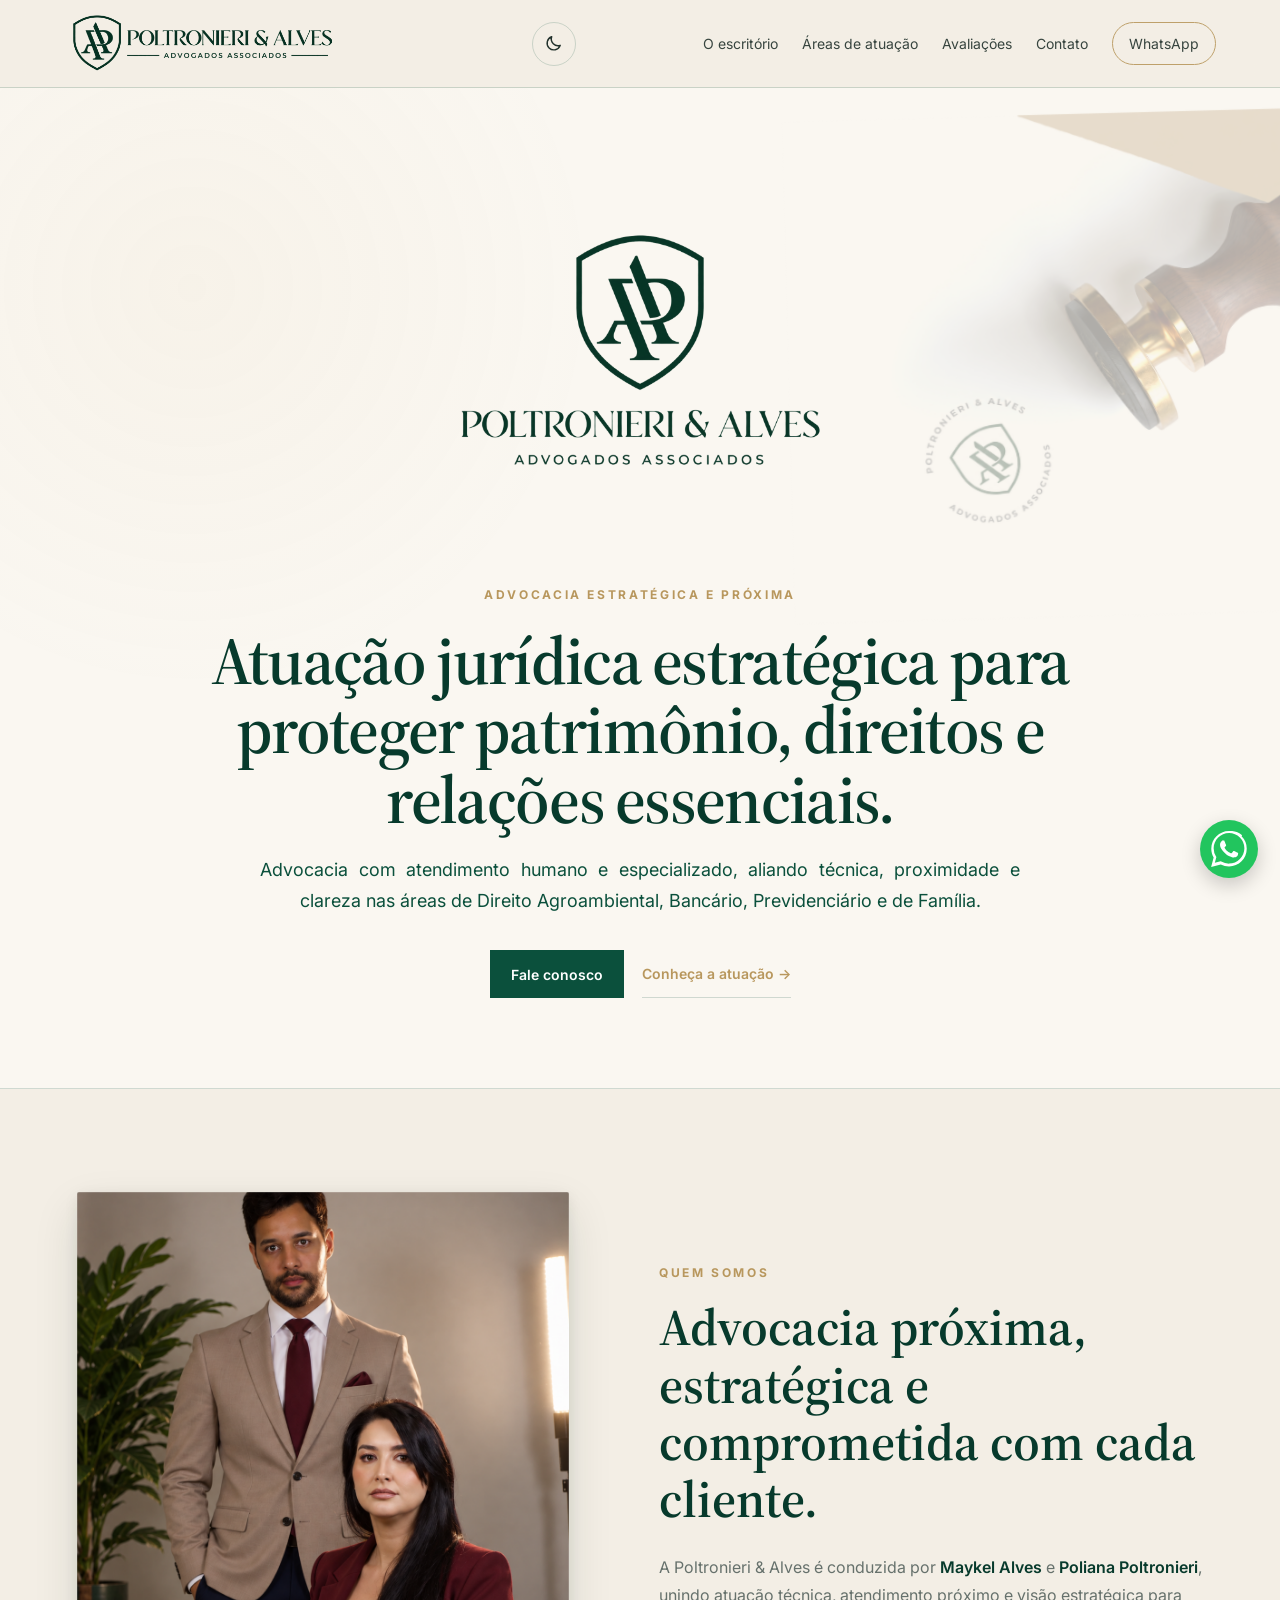
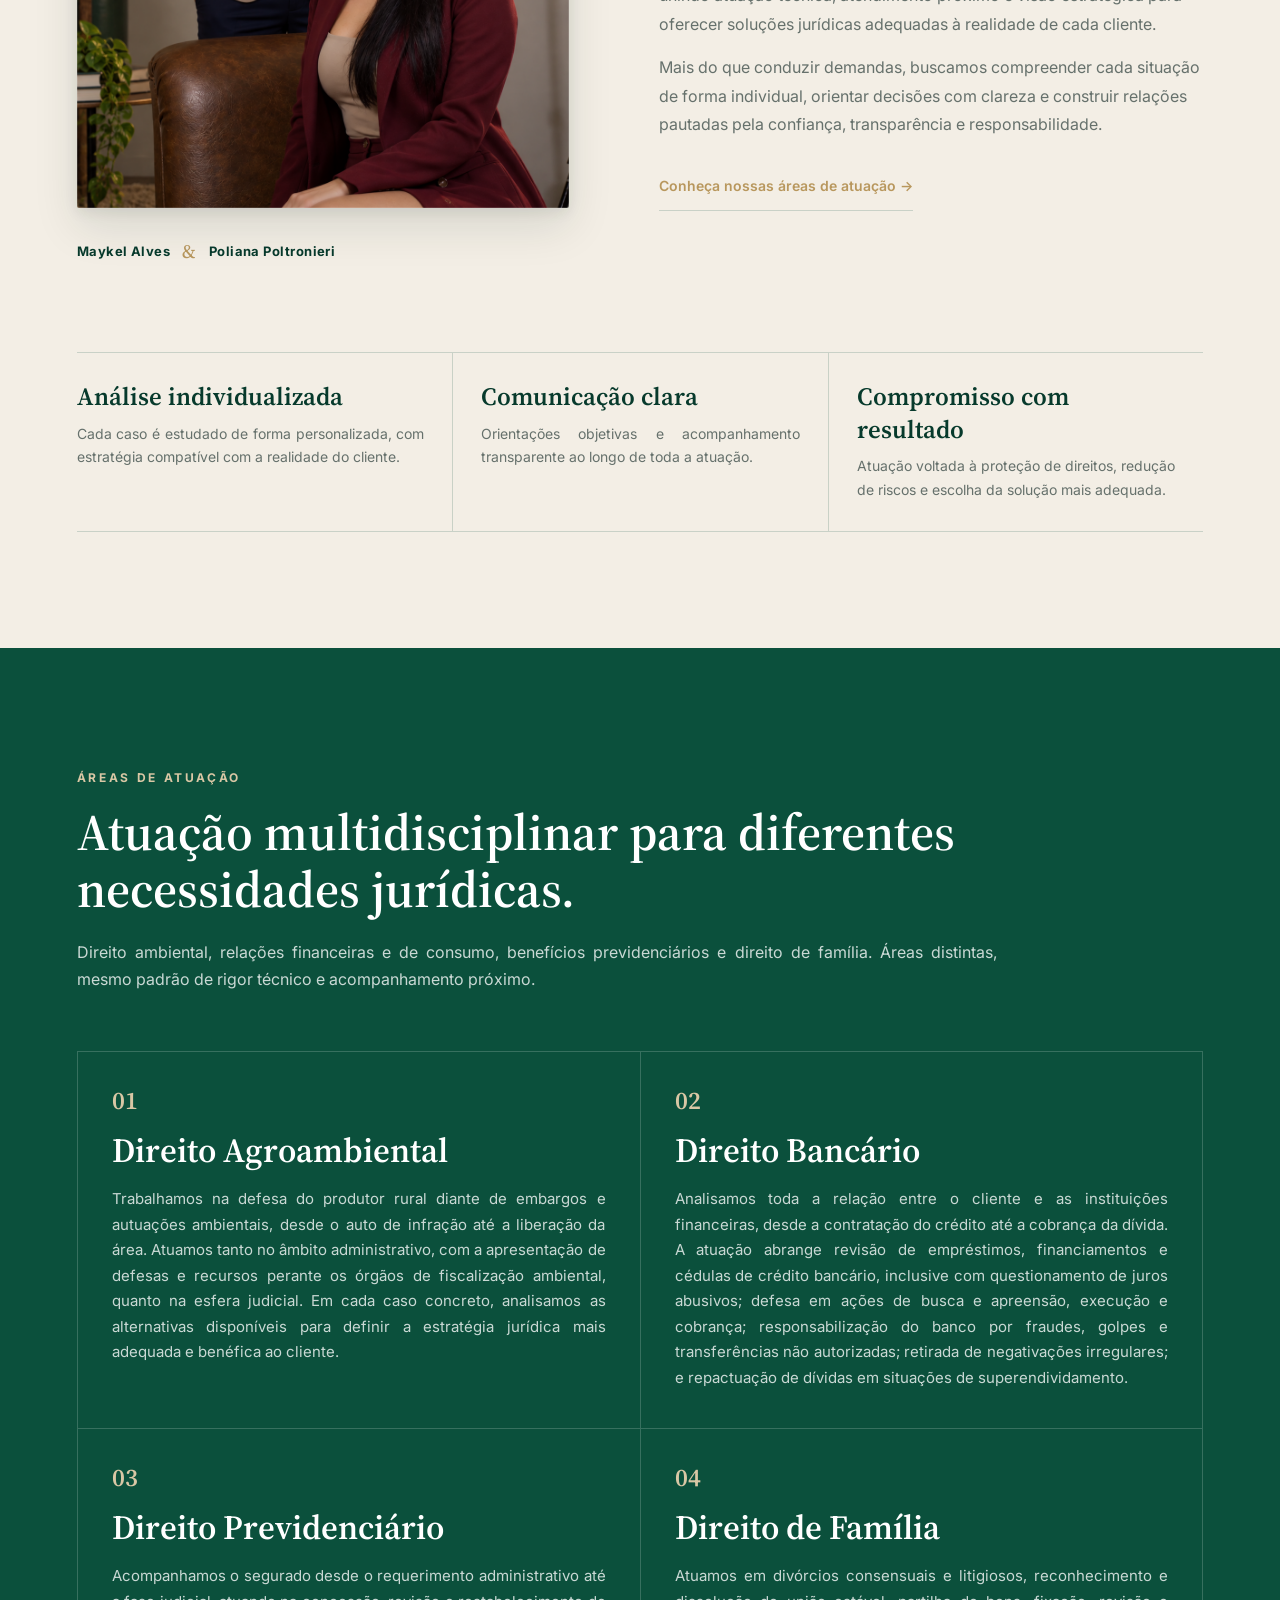
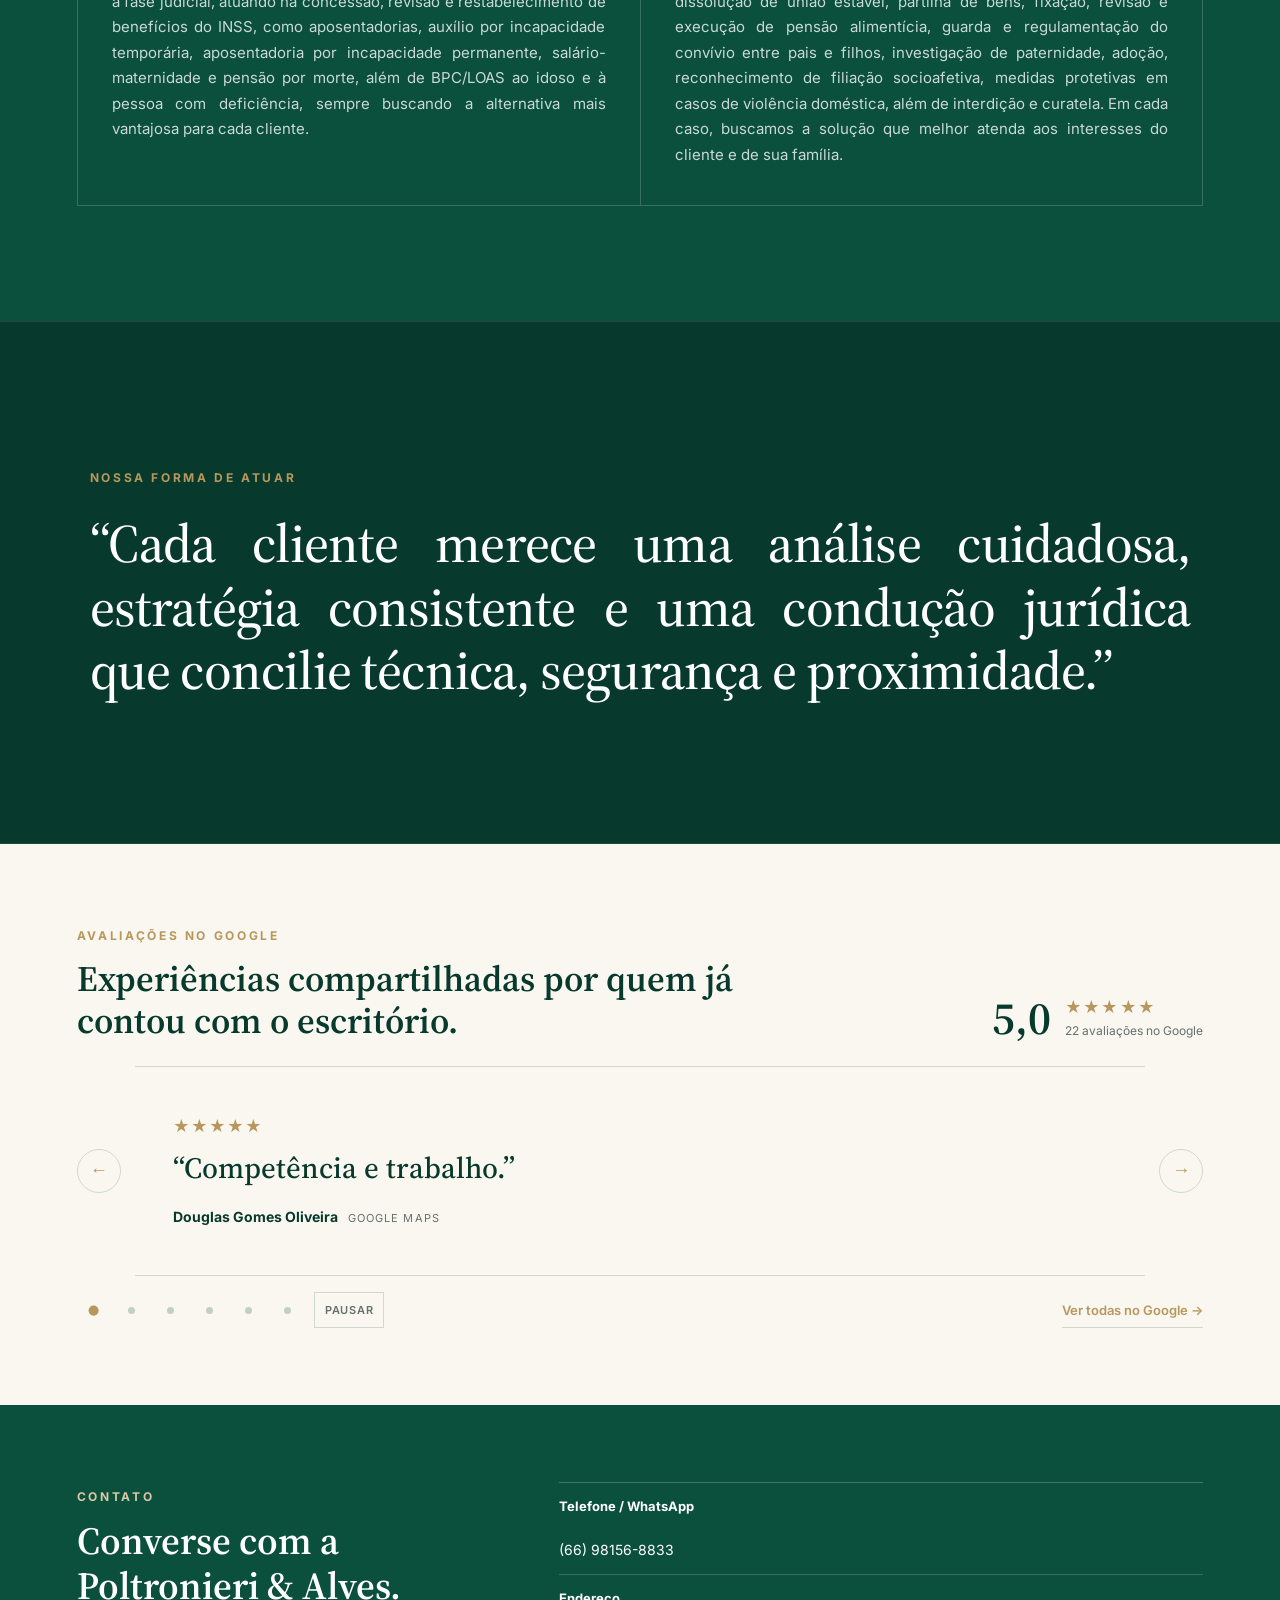
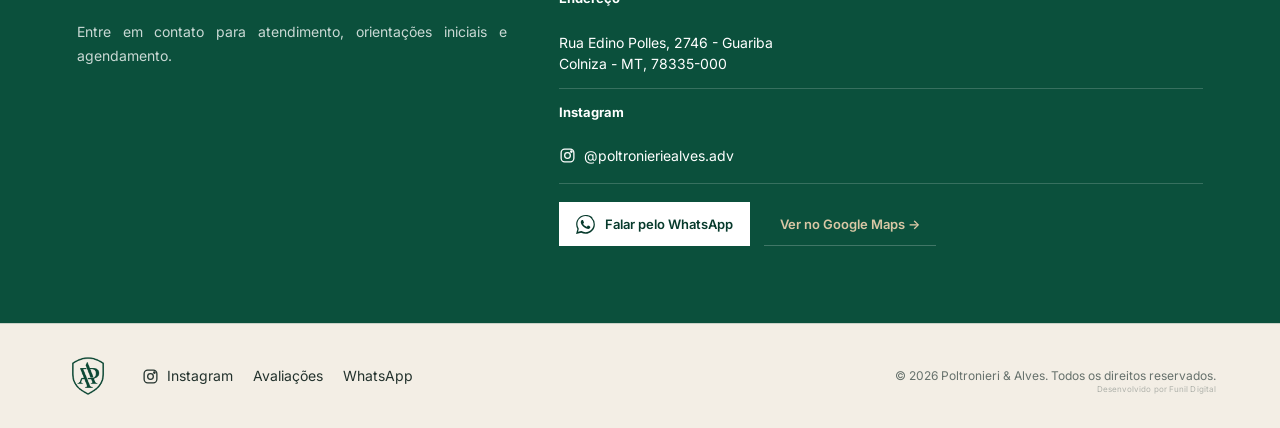
<file: index.html>
<!doctype html>
<html lang="pt-BR">
<head>
  <!-- Google tag (gtag.js) -->
  <script async src="https://www.googletagmanager.com/gtag/js?id=G-2JHQSLRMFX"></script>
  <script>
    window.dataLayer = window.dataLayer || [];
    function gtag(){dataLayer.push(arguments);}
    gtag('js', new Date());

    gtag('config', 'G-2JHQSLRMFX');
  </script>
  <meta charset="utf-8" />
  <meta name="viewport" content="width=device-width, initial-scale=1" />
  <title>Poltronieri & Alves Advogados | Colniza - MT</title>
  <meta name="description" content="Poltronieri & Alves Advogados Associados em Colniza - MT. Atuação em Direito Agroambiental, Bancário, Previdenciário e de Família." />
  <meta name="robots" content="index,follow,max-image-preview:large" />
  <meta name="referrer" content="strict-origin-when-cross-origin" />
  <meta name="theme-color" content="#0b503c" />
  <link rel="canonical" href="https://poltronieriealves.com.br/" />

  <meta property="og:type" content="website" />
  <meta property="og:locale" content="pt_BR" />
  <meta property="og:site_name" content="Poltronieri & Alves Advogados Associados" />
  <meta property="og:title" content="Poltronieri & Alves Advogados | Colniza - MT" />
  <meta property="og:description" content="Advocacia com atendimento próximo e atuação em Direito Agroambiental, Bancário, Previdenciário e de Família." />
  <meta property="og:url" content="https://poltronieriealves.com.br/" />
  <meta property="og:image" content="https://poltronieriealves.com.br/assets/logo-stacked-green.png" />
  <meta property="og:image:alt" content="Poltronieri & Alves Advogados Associados" />

  <meta name="twitter:card" content="summary" />
  <meta name="twitter:title" content="Poltronieri & Alves Advogados | Colniza - MT" />
  <meta name="twitter:description" content="Advocacia em Colniza - MT com atuação em Direito Agroambiental, Bancário, Previdenciário e de Família." />
  <meta name="twitter:image" content="https://poltronieriealves.com.br/assets/logo-stacked-green.png" />

  <link rel="icon" type="image/png" href="assets/logo-shield-green.png" />
  <link rel="apple-touch-icon" href="assets/logo-shield-green.png" />
  <link rel="preconnect" href="https://fonts.googleapis.com">
  <link rel="preconnect" href="https://fonts.gstatic.com" crossorigin>
  <link href="https://fonts.googleapis.com/css2?family=Source+Serif+4:wght@500;600;700&family=Inter:wght@400;500;600;700&display=swap" rel="stylesheet">
  <script>try{document.documentElement.dataset.theme=localStorage.getItem('theme')||'light'}catch(e){document.documentElement.dataset.theme='light'}</script>
  <link rel="stylesheet" href="styles.css" />
  <link rel="stylesheet" href="hero-ornament.css" />
  <link rel="stylesheet" href="tweaks.css" />
  <style>
    .hero::before{width:min(62vw,900px)!important;right:-5vw!important;top:34px!important;opacity:.3!important;mix-blend-mode:multiply!important;filter:saturate(.95) contrast(1)!important}
    html[data-theme="dark"] .hero::before{opacity:.13!important;mix-blend-mode:screen!important;filter:grayscale(.2) saturate(.8) brightness(.95)!important}
    @media(max-width:1000px){.hero::before{width:min(72vw,760px)!important;right:-20vw!important;top:76px!important;opacity:.22!important}}
    @media(max-width:760px){.hero::before{width:500px!important;right:-280px!important;top:150px!important;opacity:.1!important}}
  </style>

  <script type="application/ld+json">
  {
    "@context":"https://schema.org",
    "@type":"LegalService",
    "@id":"https://poltronieriealves.com.br/#legalservice",
    "name":"Poltronieri & Alves Advogados Associados",
    "url":"https://poltronieriealves.com.br/",
    "telephone":"+55 66 98156-8833",
    "image":"https://poltronieriealves.com.br/assets/logo-stacked-green.png",
    "logo":"https://poltronieriealves.com.br/assets/logo-shield-green.png",
    "address":{
      "@type":"PostalAddress",
      "streetAddress":"Rua Edino Polles, 2746 - Guariba",
      "addressLocality":"Colniza",
      "addressRegion":"MT",
      "postalCode":"78335-000",
      "addressCountry":"BR"
    },
    "geo":{
      "@type":"GeoCoordinates",
      "latitude":-9.4637153,
      "longitude":-59.2229645
    },
    "sameAs":["https://www.instagram.com/poltronieriealves.adv/"],
    "knowsAbout":[
      "Direito Agroambiental",
      "Direito Bancário",
      "Direito Previdenciário",
      "Direito de Família"
    ]
  }
  </script>
</head>
<body>
  <a class="skip-link" href="#conteudo">Ir para o conteúdo</a>

  <header class="site-header">
    <a class="brand" href="#inicio" aria-label="Poltronieri & Alves - início">
      <img class="brand-logo theme-logo theme-logo-dark" src="assets/logo-horizontal-white-v2.png" alt="Poltronieri & Alves Advogados Associados" decoding="async" />
      <img class="brand-logo theme-logo theme-logo-light" src="assets/logo-horizontal-green-v2.png" alt="Poltronieri & Alves Advogados Associados" decoding="async" />
    </a>
    <div class="header-actions">
      <button class="theme-toggle" type="button" aria-label="Alternar para tema escuro" title="Alternar tema">
        <svg class="theme-icon-sun" viewBox="0 0 24 24" aria-hidden="true"><circle cx="12" cy="12" r="4"></circle><path d="M12 2v2M12 20v2M4.93 4.93l1.42 1.42M17.65 17.65l1.42 1.42M2 12h2M20 12h2M4.93 19.07l1.42-1.42M17.65 6.35l1.42-1.42"></path></svg>
        <svg class="theme-icon-moon" viewBox="0 0 24 24" aria-hidden="true"><path d="M20.5 14.3A8.5 8.5 0 0 1 9.7 3.5 8.5 8.5 0 1 0 20.5 14.3Z"></path></svg>
      </button>
      <button class="menu-toggle" type="button" aria-label="Abrir menu" aria-expanded="false" aria-controls="menu-principal">☰</button>
    </div>
    <nav class="nav" id="menu-principal" aria-label="Navegação principal">
      <a href="#escritorio">O escritório</a>
      <a href="#atuacao">Áreas de atuação</a>
      <a href="#avaliacoes">Avaliações</a>
      <a href="#contato">Contato</a>
      <a class="nav-cta" href="https://wa.me/5566981568833" target="_blank" rel="noopener noreferrer">WhatsApp</a>
    </nav>
  </header>

  <main id="conteudo">
    <section class="hero" id="inicio">
      <div class="hero-copy reveal">
        <img class="hero-brand theme-logo theme-logo-dark" src="assets/logo-stacked-white.png" alt="Poltronieri & Alves Advogados Associados" decoding="async" fetchpriority="high" />
        <img class="hero-brand theme-logo theme-logo-light" src="assets/logo-stacked-green.png" alt="Poltronieri & Alves Advogados Associados" decoding="async" fetchpriority="high" />
        <span class="eyebrow">Advocacia estratégica e próxima</span>
        <h1>Atuação jurídica estratégica para proteger patrimônio, direitos e relações essenciais.</h1>
        <p>Advocacia com atendimento humano e especializado, aliando técnica, proximidade e clareza nas áreas de Direito Agroambiental, Bancário, Previdenciário e de Família.</p>
        <div class="hero-actions">
          <a class="button button-primary" href="https://wa.me/5566981568833" target="_blank" rel="noopener noreferrer">Fale conosco</a>
          <a class="button button-link" href="#atuacao">Conheça a atuação →</a>
        </div>
      </div>
    </section>

    <section class="intro section" id="escritorio">
      <div class="section-heading">
        <div><span class="section-label">O escritório</span><h2>Seriedade, proximidade e estratégia na condução de cada demanda.</h2></div>
        <div class="section-text"><p>A Poltronieri & Alves Advogados Associados oferece assessoria jurídica com abordagem técnica e acompanhamento próximo, sempre considerando o contexto, os objetivos e as necessidades específicas de cada cliente.</p><p>Nosso compromisso é orientar decisões, prevenir riscos, conduzir conflitos com segurança e buscar a solução mais adequada para cada situação.</p></div>
      </div>
      <div class="principles">
        <div><span>01</span><strong>Análise individualizada</strong><p>Cada caso é estudado de forma personalizada, com estratégia compatível com a realidade do cliente.</p></div>
        <div><span>02</span><strong>Comunicação clara</strong><p>Orientações objetivas e acompanhamento transparente ao longo de toda a atuação.</p></div>
        <div><span>03</span><strong>Compromisso com resultado</strong><p>Atuação voltada à proteção de direitos, redução de riscos e escolha da solução mais adequada.</p></div>
      </div>
    </section>

    <section class="practice section" id="atuacao">
      <div class="section-heading">
        <div><span class="section-label">Áreas de atuação</span><h2>Atuação multidisciplinar para diferentes necessidades jurídicas.</h2></div>
        <p>Direito ambiental, relações financeiras e de consumo, benefícios previdenciários e direito de família. Áreas distintas, mesmo padrão de rigor técnico e acompanhamento próximo.</p>
      </div>
      <div class="practice-list">
        <article class="practice-item reveal"><div class="practice-number">01</div><div class="practice-content"><h3>Direito Agroambiental</h3><p>Trabalhamos na defesa do produtor rural diante de embargos e autuações ambientais, desde o auto de infração até a liberação da área. Atuamos tanto no âmbito administrativo, com a apresentação de defesas e recursos perante os órgãos de fiscalização ambiental, quanto na esfera judicial. Em cada caso concreto, analisamos as alternativas disponíveis para definir a estratégia jurídica mais adequada e benéfica ao cliente.</p></div></article>
        <article class="practice-item reveal"><div class="practice-number">02</div><div class="practice-content"><h3>Direito Bancário</h3><p>Analisamos toda a relação entre o cliente e as instituições financeiras, desde a contratação do crédito até a cobrança da dívida. A atuação abrange revisão de empréstimos, financiamentos e cédulas de crédito bancário, inclusive com questionamento de juros abusivos; defesa em ações de busca e apreensão, execução e cobrança; responsabilização do banco por fraudes, golpes e transferências não autorizadas; retirada de negativações irregulares; e repactuação de dívidas em situações de superendividamento.</p></div></article>
        <article class="practice-item reveal"><div class="practice-number">03</div><div class="practice-content"><h3>Direito Previdenciário</h3><p>Acompanhamos o segurado desde o requerimento administrativo até a fase judicial, atuando na concessão, revisão e restabelecimento de benefícios do INSS, como aposentadorias, auxílio por incapacidade temporária, aposentadoria por incapacidade permanente, salário-maternidade e pensão por morte, além de BPC/LOAS ao idoso e à pessoa com deficiência, sempre buscando a alternativa mais vantajosa para cada cliente.</p></div></article>
        <article class="practice-item reveal"><div class="practice-number">04</div><div class="practice-content"><h3>Direito de Família</h3><p>Atuamos em divórcios consensuais e litigiosos, reconhecimento e dissolução de união estável, partilha de bens, fixação, revisão e execução de pensão alimentícia, guarda e regulamentação do convívio entre pais e filhos, investigação de paternidade, adoção, reconhecimento de filiação socioafetiva, medidas protetivas em casos de violência doméstica, além de interdição e curatela. Em cada caso, buscamos a solução que melhor atenda aos interesses do cliente e de sua família.</p></div></article>
      </div>
    </section>

    <section class="statement" id="diferenciais"><div class="statement-inner reveal"><span class="section-label light">Nossa forma de atuar</span><blockquote>“Cada cliente merece uma análise cuidadosa, estratégia consistente e uma condução jurídica que concilie técnica, segurança e proximidade.”</blockquote></div></section>

    <section class="reviews section" id="avaliacoes">
      <div class="reviews-head reveal"><div><span class="section-label">Avaliações no Google</span><h2>Experiências compartilhadas por quem já contou com o escritório.</h2></div><div class="rating-summary" aria-label="Nota 5 de 5 em 22 avaliações"><strong>5,0</strong><div><div class="rating-stars" aria-hidden="true">★★★★★</div><span>22 avaliações no Google</span></div></div></div>
      <div class="reviews-carousel reveal" aria-roledescription="carrossel" aria-label="Avaliações de clientes">
        <button class="carousel-button carousel-prev" type="button" aria-label="Avaliação anterior">←</button>
        <div class="reviews-viewport"><div class="reviews-track" aria-live="off">
          <article class="review-slide"><div class="review-stars" aria-label="5 estrelas">★★★★★</div><blockquote>“Competência e trabalho.”</blockquote><footer><strong>Douglas Gomes Oliveira</strong><span>Google Maps</span></footer></article>
          <article class="review-slide"><div class="review-stars" aria-label="5 estrelas">★★★★★</div><blockquote>“Melhor atendimento ao cliente”</blockquote><footer><strong>dionera nutts</strong><span>Google Maps</span></footer></article>
          <article class="review-slide"><div class="review-stars" aria-label="5 estrelas">★★★★★</div><blockquote>“Excelente escritório de advocacia, com atendimento humanizado, profissionais competentes e muito atenciosos.”</blockquote><footer><strong>Sandra Oliveira</strong><span>Google Maps</span></footer></article>
          <article class="review-slide"><div class="review-stars" aria-label="5 estrelas">★★★★★</div><blockquote>“São excelentes Advogados, muito competentes e Atenciosos.”</blockquote><footer><strong>roselaine goncalves</strong><span>Google Maps</span></footer></article>
          <article class="review-slide"><div class="review-stars" aria-label="5 estrelas">★★★★★</div><blockquote>“Profissionais extremamente sérios e competentes!”</blockquote><footer><strong>Felipe Giacchetto de Queiroz</strong><span>Google Maps</span></footer></article>
          <article class="review-slide"><div class="review-stars" aria-label="5 estrelas">★★★★★</div><blockquote>“Atendimento rápido, seguro e muito eficiente. Recomendo o trabalho de toda a equipe.”</blockquote><footer><strong>Jaqueline Medeiros</strong><span>Google Maps</span></footer></article>
        </div></div>
        <button class="carousel-button carousel-next" type="button" aria-label="Próxima avaliação">→</button>
      </div>
      <div class="reviews-footer reveal"><div class="carousel-controls"><div class="carousel-dots" aria-label="Navegação das avaliações"></div><button class="carousel-toggle" type="button">Pausar</button></div><a class="button button-link" href="https://www.google.com.br/maps/place/Poltronieri+%26+Alves+advogados/@-9.4622697,-59.2281042,14.71z/data=!4m18!1m9!3m8!1s0x93b3232e2f95b8a1:0x21c16306e943656!2sPoltronieri+%26+Alves+advogados!8m2!3d-9.4637153!4d-59.2229645!9m1!1b1!16s%2Fg%2F11zwmxw1gk!3m7!1s0x93b3232e2f95b8a1:0x21c16306e943656!8m2!3d-9.4637153!4d-59.2229645!9m1!1b1!16s%2Fg%2F11zwmxw1gk?hl=pt-BR&entry=ttu" target="_blank" rel="noopener noreferrer">Ver todas no Google →</a></div>
    </section>

    <section class="contact section" id="contato">
      <div class="contact-copy"><span class="section-label">Contato</span><h2>Converse com a Poltronieri & Alves.</h2><p>Entre em contato para atendimento, orientações iniciais e agendamento.</p></div>
      <div class="contact-details reveal">
        <p><strong>Telefone / WhatsApp</strong><br><a href="tel:+5566981568833">(66) 98156-8833</a></p>
        <p><strong>Endereço</strong><br><a href="https://www.google.com/maps/search/?api=1&query=Rua+Edino+Polles%2C+2746+-+Guariba%2C+Colniza+-+MT%2C+78335-000" target="_blank" rel="noopener noreferrer">Rua Edino Polles, 2746 - Guariba<br>Colniza - MT, 78335-000</a></p>
        <p><strong>Instagram</strong><br><a class="social-link" href="https://www.instagram.com/poltronieriealves.adv/" target="_blank" rel="noopener noreferrer"><svg viewBox="0 0 24 24" aria-hidden="true"><rect x="3" y="3" width="18" height="18" rx="5"></rect><circle cx="12" cy="12" r="4"></circle><circle cx="17.5" cy="6.5" r="1"></circle></svg>@poltronieriealves.adv</a></p>
        <div class="contact-actions"><a class="button button-primary icon-button" href="https://wa.me/5566981568833" target="_blank" rel="noopener noreferrer"><svg class="whatsapp-inline-icon whatsapp-mark" viewBox="0 0 24 24" aria-hidden="true"><path d="M17.472 14.382c-.297-.149-1.758-.867-2.03-.966-.273-.099-.471-.148-.67.15-.197.297-.767.966-.94 1.164-.173.198-.347.223-.644.074-.297-.149-1.255-.463-2.39-1.475-.883-.788-1.48-1.761-1.653-2.059-.173-.297-.018-.458.13-.606.134-.133.297-.347.446-.52.149-.174.198-.298.297-.497.1-.198.05-.371-.025-.52-.074-.149-.669-1.612-.916-2.207-.242-.579-.487-.5-.669-.51-.173-.008-.371-.01-.57-.01-.198 0-.52.074-.792.372-.272.297-1.04 1.016-1.04 2.479s1.065 2.876 1.213 3.074c.149.198 2.095 3.2 5.076 4.487.709.306 1.262.489 1.694.625.712.227 1.36.195 1.871.118.571-.085 1.758-.719 2.006-1.413.248-.694.248-1.289.173-1.413-.074-.124-.272-.198-.57-.347m-5.421 7.403h-.004a10.24 10.24 0 01-5.228-1.43l-.375-.223-3.888 1.02 1.037-3.79-.245-.39a10.23 10.23 0 01-1.57-5.47c.002-5.645 4.596-10.239 10.242-10.239 2.735 0 5.306 1.066 7.24 3.002a10.17 10.17 0 012.998 7.243c-.003 5.645-4.597 10.239-10.237 10.239m8.72-18.956A12.15 12.15 0 0012.012 0C5.495 0 .192 5.304.19 11.821c0 2.084.543 4.119 1.573 5.91L.09 24l6.411-1.682a11.82 11.82 0 005.509 1.404h.005c6.517 0 11.82-5.304 11.823-11.821a11.74 11.74 0 00-3.447-8.352"/></svg>Falar pelo WhatsApp</a><a class="button button-link" href="https://www.google.com/maps/search/?api=1&query=Rua+Edino+Polles%2C+2746+-+Guariba%2C+Colniza+-+MT%2C+78335-000" target="_blank" rel="noopener noreferrer">Ver no Google Maps →</a></div>
      </div>
    </section>
  </main>

  <footer class="site-footer">
    <img class="footer-logo theme-logo theme-logo-dark" src="assets/logo-shield-white.png" alt="" aria-hidden="true" loading="lazy" decoding="async" />
    <img class="footer-logo theme-logo theme-logo-light" src="assets/logo-shield-green.png" alt="" aria-hidden="true" loading="lazy" decoding="async" />
    <div class="footer-links"><a class="social-link" href="https://www.instagram.com/poltronieriealves.adv/" target="_blank" rel="noopener noreferrer"><svg viewBox="0 0 24 24" aria-hidden="true"><rect x="3" y="3" width="18" height="18" rx="5"></rect><circle cx="12" cy="12" r="4"></circle><circle cx="17.5" cy="6.5" r="1"></circle></svg>Instagram</a><a href="#avaliacoes">Avaliações</a><a class="social-link" href="https://wa.me/5566981568833" target="_blank" rel="noopener noreferrer">WhatsApp</a></div>
    <div class="footer-meta">
      <p>© <span id="year"></span> Poltronieri & Alves. Todos os direitos reservados.</p>
      <a class="developer-credit" href="https://www.funildigital.com.br/" target="_blank" rel="noopener noreferrer">Desenvolvido por Funil Digital</a>
    </div>
  </footer>

  <a class="whatsapp-float" href="https://wa.me/5566981568833" target="_blank" rel="noopener noreferrer" aria-label="Falar pelo WhatsApp">
    <svg class="whatsapp-mark" viewBox="0 0 24 24" aria-hidden="true"><path d="M17.472 14.382c-.297-.149-1.758-.867-2.03-.966-.273-.099-.471-.148-.67.15-.197.297-.767.966-.94 1.164-.173.198-.347.223-.644.074-.297-.149-1.255-.463-2.39-1.475-.883-.788-1.48-1.761-1.653-2.059-.173-.297-.018-.458.13-.606.134-.133.297-.347.446-.52.149-.174.198-.298.297-.497.1-.198.05-.371-.025-.52-.074-.149-.669-1.612-.916-2.207-.242-.579-.487-.5-.669-.51-.173-.008-.371-.01-.57-.01-.198 0-.52.074-.792.372-.272.297-1.04 1.016-1.04 2.479s1.065 2.876 1.213 3.074c.149.198 2.095 3.2 5.076 4.487.709.306 1.262.489 1.694.625.712.227 1.36.195 1.871.118.571-.085 1.758-.719 2.006-1.413.248-.694.248-1.289.173-1.413-.074-.124-.272-.198-.57-.347m-5.421 7.403h-.004a10.24 10.24 0 01-5.228-1.43l-.375-.223-3.888 1.02 1.037-3.79-.245-.39a10.23 10.23 0 01-1.57-5.47c.002-5.645 4.596-10.239 10.242-10.239 2.735 0 5.306 1.066 7.24 3.002a10.17 10.17 0 012.998 7.243c-.003 5.645-4.597 10.239-10.237 10.239m8.72-18.956A12.15 12.15 0 0012.012 0C5.495 0 .192 5.304.19 11.821c0 2.084.543 4.119 1.573 5.91L.09 24l6.411-1.682a11.82 11.82 0 005.509 1.404h.005c6.517 0 11.82-5.304 11.823-11.821a11.74 11.74 0 00-3.447-8.352"/></svg>
  </a>

  <script src="script.js"></script>
</body>
</html>
</file>
<file: styles.css>
:root{
  color-scheme:dark;
  --forest:#173126;
  --forest-deep:#10271e;
  --sage:#a7ad8e;
  --gold:#c9a76b;
  --paper:#152d22;
  --paper-light:#193529;
  --surface:#10271e;
  --text:#f4efe5;
  --heading:#fffaf0;
  --muted:#c6c2b8;
  --line:rgba(211,180,119,.25);
  --header-bg:rgba(16,39,30,.94);
  --button-bg:#c9a76b;
  --button-text:#10271e;
  --featured:linear-gradient(90deg,rgba(201,167,107,.08),transparent 62%);
  --statement-bg:#0d2119;
  --dot:rgba(201,167,107,.30);
}
html[data-theme="light"]{
  color-scheme:light;
  --forest:#0b503c;
  --forest-deep:#073a2c;
  --sage:#8f9d68;
  --gold:#b8975d;
  --paper:#f3eee5;
  --paper-light:#faf7f1;
  --surface:#faf7f1;
  --text:#23322d;
  --heading:#073a2c;
  --muted:#66716c;
  --line:rgba(11,80,60,.18);
  --header-bg:rgba(243,238,229,.94);
  --button-bg:#0b503c;
  --button-text:#fff;
  --featured:linear-gradient(90deg,rgba(11,80,60,.045),transparent 62%);
  --statement-bg:#073a2c;
  --dot:rgba(11,80,60,.24);
}
*{box-sizing:border-box}
html{scroll-behavior:smooth;background:var(--paper)}
body{margin:0;font-family:Inter,Arial,sans-serif;color:var(--text);background:var(--paper);line-height:1.7;transition:background .25s ease,color .25s ease}
a{color:inherit;text-decoration:none}
h1,h2,h3,blockquote,.principles strong,.practice-number,.rating-summary>strong{font-family:"Source Serif 4",Georgia,serif}
.theme-logo-light{display:none!important}html[data-theme="light"] .theme-logo-dark{display:none!important}html[data-theme="light"] .theme-logo-light{display:block!important}.theme-icon-moon{display:none}.theme-icon-sun{display:block}html[data-theme="light"] .theme-icon-sun{display:none}html[data-theme="light"] .theme-icon-moon{display:block}
.site-header{position:sticky;top:0;z-index:30;display:flex;align-items:center;justify-content:space-between;gap:24px;height:88px;min-height:88px;padding:10px clamp(22px,5vw,72px);background:var(--header-bg);backdrop-filter:blur(12px);border-bottom:1px solid var(--line);transition:background .25s ease,border-color .25s ease;overflow:visible}
.brand{display:flex;align-items:center;flex:0 0 auto;height:68px;overflow:visible}.brand-logo{height:68px!important;width:auto!important;max-width:320px!important;object-fit:contain!important;object-position:left center;transform:scale(1.22);transform-origin:left center}.nav{display:flex;align-items:center;gap:24px;font-size:14px;color:var(--text)}.nav a{opacity:.9}.nav a:hover{color:var(--gold);opacity:1}.nav-cta{padding:9px 16px;border:1px solid var(--gold);border-radius:999px}.menu-toggle{display:none;border:0;background:none;font-size:28px;color:var(--text)}
.theme-toggle{display:inline-grid;place-items:center;width:42px;height:42px;flex:0 0 42px;border:1px solid var(--line);border-radius:50%;background:transparent;color:var(--text);cursor:pointer;transition:background .2s ease,color .2s ease,border-color .2s ease}.theme-toggle:hover{background:rgba(201,167,107,.12);border-color:var(--gold)}.theme-toggle svg{width:19px;height:19px;fill:none;stroke:currentColor;stroke-width:1.8;stroke-linecap:round;stroke-linejoin:round}.header-actions{display:flex;align-items:center;gap:12px}
.hero{position:relative;display:block;background:var(--paper-light);color:var(--text);overflow:hidden;border-bottom:1px solid var(--line);transition:background .25s ease}.hero::before{content:"";position:absolute;width:560px;height:560px;border-radius:50%;border:1px solid rgba(201,167,107,.28);right:-210px;top:20px}.hero::after{content:"";position:absolute;inset:0;background:radial-gradient(circle at 15% 20%,rgba(201,167,107,.055),transparent 30%);pointer-events:none}.hero-copy{position:relative;z-index:1;max-width:1280px;margin:0 auto;padding:clamp(44px,5.5vw,78px) clamp(24px,5.5vw,80px) clamp(68px,7vw,96px);text-align:center}.hero-brand{display:block;width:min(100%,1160px);height:auto;max-height:400px;object-fit:contain;margin:0 auto 22px}.eyebrow,.section-label{display:inline-block;text-transform:uppercase;letter-spacing:.22em;font-size:12px;font-weight:700}.eyebrow{color:var(--gold)}.section-label{color:var(--gold)}.hero h1{margin:18px auto 20px;max-width:980px;font-size:clamp(48px,5.25vw,78px);line-height:1.04;letter-spacing:-.025em;color:var(--heading);font-weight:600}.hero p{max-width:760px;margin:0 auto;color:var(--muted);font-size:18px;text-align:justify;text-align-last:center;hyphens:none}.hero-actions,.contact-actions{display:flex;flex-wrap:wrap;gap:18px;align-items:center;margin-top:34px}.hero-actions{justify-content:center}.button{display:inline-flex;align-items:center;justify-content:center;min-height:48px;padding:0 20px;font-size:14px;font-weight:600;transition:transform .2s ease,background .2s ease,color .2s ease}.button:hover{transform:translateY(-1px)}.button-primary{background:var(--button-bg);color:var(--button-text)!important;border:1px solid var(--button-bg)}.button-link{padding-left:0;padding-right:0;color:var(--gold);border-bottom:1px solid var(--line)}
.section{padding:clamp(78px,9vw,120px) clamp(24px,6vw,90px)}.section-heading{display:grid;grid-template-columns:1fr 1fr;gap:56px;align-items:start;margin-bottom:58px}.section-heading h2{margin:14px 0 0;font-size:clamp(38px,4vw,60px);line-height:1.12;color:var(--heading);font-weight:600}.section-heading>p,.section-text p{margin:0;color:var(--muted);font-size:16px;text-align:justify;hyphens:none}.section-text{display:grid;gap:18px}.principles{display:grid;grid-template-columns:repeat(3,1fr);border-top:1px solid var(--line);border-bottom:1px solid var(--line)}.principles>div{padding:28px 28px 30px 0}.principles>div+div{padding-left:28px;border-left:1px solid var(--line)}.principles span{display:none}.principles strong{font-size:25px;line-height:1.25;color:var(--heading);font-weight:600}.principles p{margin:8px 0 0;color:var(--muted);font-size:14px;text-align:justify;hyphens:none}
.practice{background:var(--paper-light);transition:background .25s ease}.practice .section-heading{grid-template-columns:1fr;gap:20px}.practice .section-heading>p{max-width:920px}.practice-list{display:grid;grid-template-columns:repeat(2,minmax(0,1fr));border-top:1px solid var(--line);border-left:1px solid var(--line)}.practice-item{display:block;padding:36px 34px 38px;border-right:1px solid var(--line);border-bottom:1px solid var(--line);min-height:100%}.practice-number{font-size:25px;color:var(--gold);line-height:1;margin-bottom:18px;font-weight:600}.practice-content{max-width:none}.practice-kicker{display:block;margin-bottom:8px;text-transform:uppercase;letter-spacing:.18em;font-size:11px;font-weight:700;color:var(--sage)}.practice-item h3{margin:0 0 16px;font-size:34px;line-height:1.15;color:var(--heading);font-weight:600}.practice-item p{margin:0;color:var(--muted);font-size:15px;text-align:justify;hyphens:none}.practice-item.featured{background:var(--featured)}
.statement{padding:clamp(90px,11vw,150px) clamp(24px,7vw,110px);background:var(--statement-bg);color:#fff;border-top:1px solid rgba(201,167,107,.15);border-bottom:1px solid rgba(201,167,107,.15)}.section-label.light{color:var(--gold)}.statement-inner{max-width:1160px}.statement blockquote{margin:22px 0 0;font-size:clamp(36px,4.2vw,62px);line-height:1.18;letter-spacing:-.015em;text-align:justify;text-justify:inter-word;font-weight:500}
.reviews{background:var(--paper);padding-top:clamp(58px,6vw,82px);padding-bottom:clamp(58px,6vw,82px)}.reviews-head{display:grid;grid-template-columns:1.35fr .65fr;gap:40px;align-items:end;margin-bottom:24px}.reviews h2{margin:10px 0 0;max-width:720px;font-size:clamp(28px,2.8vw,40px);line-height:1.16;color:var(--heading);font-weight:600}.rating-summary{display:flex;justify-content:flex-end;align-items:center;gap:14px}.rating-summary>strong{font-size:46px;line-height:1;color:var(--heading);font-weight:600}.rating-summary span{display:block;color:var(--muted);font-size:12px}.rating-stars,.review-stars{color:var(--gold);letter-spacing:.07em}.reviews-carousel{display:grid;grid-template-columns:auto minmax(0,1fr) auto;align-items:center;gap:14px}.reviews-viewport{overflow:hidden}.reviews-track{display:flex;transition:transform .45s ease}.review-slide{flex:0 0 100%;min-height:190px;padding:28px clamp(18px,3vw,38px);border-top:1px solid var(--line);border-bottom:1px solid var(--line);display:flex;flex-direction:column;justify-content:center}.review-slide blockquote{margin:10px 0 18px;max-width:860px;font-size:clamp(22px,2.3vw,32px);line-height:1.25;color:var(--heading);font-weight:500;text-align:justify;hyphens:none}.review-slide footer{display:flex;flex-direction:row;align-items:baseline;gap:10px}.review-slide footer strong{color:var(--heading);font-size:14px}.review-slide footer span{font-size:11px;color:var(--muted);text-transform:uppercase;letter-spacing:.1em}.carousel-button{width:38px;height:38px;border-radius:50%;border:1px solid var(--line);background:transparent;color:var(--gold);font-size:18px;cursor:pointer}.carousel-button:hover{background:var(--gold);color:var(--forest-deep)}.reviews-footer{display:flex;justify-content:space-between;align-items:center;gap:20px;margin-top:16px}.carousel-dots{display:flex;gap:7px}.carousel-dot{width:7px;height:7px;border:0;border-radius:50%;padding:0;background:var(--dot);cursor:pointer}.carousel-dot.active{background:var(--gold);transform:scale(1.2)}.reviews-footer .button{min-height:36px;font-size:13px}
.contact{display:grid;grid-template-columns:.8fr 1.2fr;gap:52px;align-items:start;background:var(--paper-light);padding-top:clamp(54px,6vw,78px);padding-bottom:clamp(54px,6vw,78px)}.contact-copy h2{margin:10px 0 12px;max-width:520px;font-size:clamp(30px,3vw,42px);line-height:1.16;color:var(--heading);font-weight:600}.contact-copy p{margin:0;max-width:520px;color:var(--muted);font-size:14px;text-align:justify;hyphens:none}.contact-details{border-top:1px solid var(--line)}.contact-details p{margin:0;padding:14px 0;border-bottom:1px solid var(--line);color:var(--muted);font-size:14px;line-height:1.5}.contact-details strong{display:block;margin-bottom:2px;color:var(--heading);font-size:13px}.contact-details a{color:var(--text)}.contact-actions{margin-top:18px;gap:14px}.contact-actions .button{min-height:40px;padding:0 16px;font-size:13px}.social-link{display:inline-flex;align-items:center;gap:8px}.social-link svg,.icon-button svg{width:17px;height:17px;fill:none;stroke:currentColor;stroke-width:1.8;stroke-linecap:round;stroke-linejoin:round;flex:0 0 auto}.icon-button{gap:8px}
.site-footer{display:grid;grid-template-columns:auto 1fr auto;gap:30px;align-items:center;padding:28px clamp(22px,5vw,72px);border-top:1px solid var(--line);background:var(--paper)}.footer-logo{height:48px!important;width:auto!important;max-width:54px!important;object-fit:contain!important}.footer-links{display:flex;gap:20px;flex-wrap:wrap;font-size:14px;color:var(--text)}.footer-meta{position:relative;display:flex;align-items:center;justify-content:flex-end;align-self:center}.site-footer p{margin:0;font-size:12px;line-height:1.2;color:var(--muted);white-space:nowrap}.developer-credit{position:absolute;top:calc(100% + 2px);right:0;font-size:8px;line-height:1;color:var(--muted);opacity:.48;letter-spacing:.01em;white-space:nowrap}.developer-credit:hover{opacity:.9;color:var(--gold)}
html[data-theme="light"] .hero{background:var(--paper-light)}html[data-theme="light"] .hero h1{color:var(--forest-deep)}html[data-theme="light"] .hero p{color:var(--forest)}html[data-theme="light"] .hero .eyebrow{color:var(--gold)}html[data-theme="light"] .intro{background:var(--paper)}html[data-theme="light"] .practice{background:var(--forest);color:#fff}html[data-theme="light"] .practice .section-label{color:#d9c7a5}html[data-theme="light"] .practice .section-heading h2,html[data-theme="light"] .practice .practice-item h3{color:#fff}html[data-theme="light"] .practice .section-heading>p,html[data-theme="light"] .practice .practice-item p{color:rgba(255,255,255,.78)}html[data-theme="light"] .practice-list,html[data-theme="light"] .practice-item{border-color:rgba(255,255,255,.18)}html[data-theme="light"] .practice-number{color:#d9c7a5}html[data-theme="light"] .reviews{background:var(--paper-light)}html[data-theme="light"] .contact{background:var(--forest);color:#fff}html[data-theme="light"] .contact .section-label{color:#d9c7a5}html[data-theme="light"] .contact-copy h2,html[data-theme="light"] .contact-details strong,html[data-theme="light"] .contact-details a{color:#fff}html[data-theme="light"] .contact-copy p,html[data-theme="light"] .contact-details p{color:rgba(255,255,255,.78)}html[data-theme="light"] .contact-details{border-color:rgba(255,255,255,.22)}html[data-theme="light"] .contact-details p{border-color:rgba(255,255,255,.18)}html[data-theme="light"] .contact .button-link{color:#d9c7a5;border-color:rgba(255,255,255,.22)}html[data-theme="light"] .contact .button-primary{background:#fff;color:var(--forest-deep)!important;border-color:#fff}
.reveal{opacity:0;transform:translateY(14px);transition:opacity .65s ease,transform .65s ease}.reveal.visible{opacity:1;transform:none}
@media(max-width:1100px){.site-header{gap:16px}.brand-logo{transform:scale(1.14);max-width:285px!important}.nav{gap:15px}.theme-toggle{width:38px;height:38px;flex-basis:38px}.site-footer{gap:22px}.footer-links{gap:14px;font-size:13px}.practice-item{padding:30px 28px 32px}.practice-item h3{font-size:32px}}
@media(max-width:1000px){.hero-copy{padding-top:42px}.hero-brand{width:min(100%,940px);max-height:320px;margin-bottom:20px}.section-heading,.contact,.reviews-head{grid-template-columns:1fr}.rating-summary{justify-content:flex-start}.principles{grid-template-columns:1fr}.principles>div{padding:24px 0}.principles>div+div{padding-left:0;border-left:0;border-top:1px solid var(--line)}.nav{gap:16px}.reviews-head{gap:18px}.rating-summary>strong{font-size:42px}.contact{gap:30px}}
@media(max-width:760px){.site-header{height:72px;min-height:72px}.brand{height:54px}.brand-logo{height:54px!important;max-width:225px!important;transform:scale(1.1)}.menu-toggle{display:block}.theme-toggle{margin-left:auto}.nav{position:absolute;display:none;top:100%;left:0;right:0;flex-direction:column;align-items:stretch;padding:16px 24px 24px;background:var(--paper);border-bottom:1px solid var(--line)}.nav.open{display:flex}.nav a{padding:9px 0}.nav-cta{text-align:center;margin-top:6px}.hero-copy{padding:34px 20px 58px}.hero-brand{width:min(100%,720px);max-height:240px;margin-bottom:18px}.hero h1{font-size:40px;line-height:1.12;margin-top:16px}.practice-list{grid-template-columns:1fr}.practice-item{padding:28px 22px 30px}.practice-item h3{font-size:30px}.practice-number{font-size:23px;margin-bottom:14px}.reviews{padding-top:52px;padding-bottom:52px}.reviews h2{font-size:30px}.reviews-carousel{grid-template-columns:1fr}.carousel-button{display:none}.review-slide{padding:24px 4px;min-height:180px}.review-slide blockquote{font-size:24px;margin-bottom:14px}.review-slide footer{flex-direction:column;gap:0}.reviews-footer{align-items:flex-start;flex-direction:column;margin-top:14px}.contact{padding-top:48px;padding-bottom:48px}.contact-copy h2{font-size:30px}.contact-details p{padding:12px 0}.contact-actions{margin-top:16px}.site-footer{grid-template-columns:1fr;gap:12px;padding-top:22px;padding-bottom:22px}.footer-logo{height:44px!important;max-width:50px!important}.footer-links{gap:14px}.footer-meta{position:relative;display:block;justify-self:start}.site-footer p{font-size:11px;white-space:normal}.developer-credit{position:static;display:block;margin-top:2px;font-size:7px;line-height:1.1;opacity:.42;white-space:normal}}
</file>
<file: hero-ornament.css>
.hero::before{
  content:"";
  position:absolute;
  z-index:0;
  top:34px;
  right:-5vw;
  width:min(62vw,900px);
  aspect-ratio:1/1;
  border:0;
  border-radius:0;
  background-image:url("assets/poltronieri-alves-hero-carimbo.png");
  background-repeat:no-repeat;
  background-position:center;
  background-size:contain;
  opacity:.30;
  mix-blend-mode:multiply;
  filter:saturate(.95) contrast(1);
  transform:rotate(-1.5deg);
  transform-origin:center;
  pointer-events:none;
}

.hero-copy{position:relative;z-index:2}

html[data-theme="dark"] .hero::before{
  opacity:.13;
  mix-blend-mode:screen;
  filter:grayscale(.2) saturate(.8) brightness(.95);
}

@media(max-width:1000px){
  .hero::before{
    width:min(72vw,760px);
    right:-20vw;
    top:76px;
    opacity:.22;
  }
}

@media(max-width:760px){
  .hero::before{
    width:500px;
    right:-280px;
    top:150px;
    opacity:.10;
    transform:rotate(-4deg);
  }
}
</file>
<file: tweaks.css>
.brand-logo{transform:scale(1.36)!important;max-width:360px!important}.brand{width:340px}.whatsapp-float{position:fixed;right:22px;bottom:22px;z-index:60;width:58px;height:58px;border-radius:50%;display:grid;place-items:center;background:#22c55e;color:#fff;border:0;box-shadow:0 7px 20px rgba(0,0,0,.2);transition:transform .2s ease,box-shadow .2s ease}.whatsapp-float:hover{transform:translateY(-2px) scale(1.035);box-shadow:0 10px 26px rgba(0,0,0,.26)}.whatsapp-float .whatsapp-mark{width:36px;height:36px;display:block;fill:currentColor!important;stroke:none!important;transform:none!important;shape-rendering:geometricPrecision}.whatsapp-float .whatsapp-mark path{fill:currentColor!important;stroke:none!important;shape-rendering:geometricPrecision}.icon-button{display:inline-flex!important;align-items:center!important;justify-content:center!important;gap:10px!important}.whatsapp-inline-icon{width:19px!important;height:19px!important;display:block!important;flex:0 0 auto!important;fill:currentColor!important;stroke:none!important;transform:none!important;shape-rendering:geometricPrecision}.whatsapp-inline-icon path{fill:currentColor!important;stroke:none!important;shape-rendering:geometricPrecision}.hero{--hero-parallax:0px}.hero::before{width:min(68vw,980px)!important;right:-3vw!important;top:26px!important;opacity:.42!important;background-position:right 4% top 2%!important;background-size:76%!important;transform:translate(7%,calc(-1% + var(--hero-parallax))) rotate(-1.5deg)!important;transform-origin:center!important;will-change:transform}.hero-copy{position:relative;z-index:2}html[data-theme="dark"] .hero::before{display:none!important}

img{max-width:100%}section[id]{scroll-margin-top:104px}.skip-link{position:fixed;left:18px;top:12px;z-index:1000;padding:10px 14px;background:var(--heading);color:var(--paper)!important;border-radius:4px;font-size:14px;font-weight:700;transform:translateY(-160%);transition:transform .18s ease}.skip-link:focus{transform:translateY(0)}a:focus-visible,button:focus-visible{outline:3px solid var(--gold);outline-offset:3px}.theme-toggle,.menu-toggle,.carousel-button{min-width:44px;min-height:44px}.menu-toggle{cursor:pointer}.contact-actions .button{min-height:44px}.carousel-controls{display:flex;align-items:center;gap:10px;flex-wrap:wrap}.carousel-dots{align-items:center}.carousel-dot{position:relative;width:32px!important;height:32px!important;display:grid;place-items:center;background:transparent!important}.carousel-dot::before{content:"";width:7px;height:7px;border-radius:50%;background:var(--dot);transition:transform .2s ease,background .2s ease}.carousel-dot.active::before{background:var(--gold);transform:scale(1.2)}.carousel-toggle{min-height:36px;padding:0 10px;border:1px solid var(--line);background:transparent;color:var(--muted);font:600 11px/1 Inter,Arial,sans-serif;text-transform:uppercase;letter-spacing:.07em;cursor:pointer}.carousel-toggle:hover{color:var(--heading);border-color:var(--gold)}

@media(max-width:1100px){.brand{width:300px}.brand-logo{transform:scale(1.26)!important;max-width:320px!important}.hero::before{background-size:80%!important;background-position:right top!important;transform:translate(10%,calc(1% + var(--hero-parallax))) rotate(-2deg)!important}}
@media(max-width:760px){.brand{width:215px}.brand-logo{transform:scale(1.18)!important;max-width:235px!important}.hero p,.section-heading>p,.section-text p,.principles p,.review-slide blockquote,.contact-copy p,.statement blockquote{text-align:center!important;text-align-last:center!important;word-spacing:normal!important;letter-spacing:normal}.principles strong{display:block;text-align:center!important}.practice-item p{text-align:justify!important;text-align-last:auto!important;word-spacing:normal!important;letter-spacing:normal!important}.section-heading,.practice-content,.contact-copy,.contact-details,.review-slide,.statement-inner{text-align:center}.hero-actions,.contact-actions,.reviews-footer{justify-content:center}.review-slide footer{align-items:center}.whatsapp-float{right:16px;bottom:16px;width:54px;height:54px}.whatsapp-float .whatsapp-mark{width:34px;height:34px}.hero{--hero-parallax:0px}.hero::before{width:520px!important;right:-240px!important;top:120px!important;opacity:.16!important;background-size:82%!important;background-position:right top!important;transform:translate(8%,2%) rotate(-3deg)!important;will-change:auto}.hero h1{font-size:clamp(34px,10vw,40px)!important}.nav a{min-height:44px;display:flex;align-items:center}.nav-cta{justify-content:center}.footer-links a{padding:5px 0}.reviews-footer{align-items:center!important}.carousel-controls{justify-content:center}.skip-link{left:12px}}

@media(prefers-reduced-motion:reduce){html{scroll-behavior:auto!important}*,*::before,*::after{animation-duration:.01ms!important;animation-iteration-count:1!important;transition-duration:.01ms!important;scroll-behavior:auto!important}.reveal{opacity:1!important;transform:none!important}.hero{--hero-parallax:0px}.hero::before{will-change:auto}}
</file>
